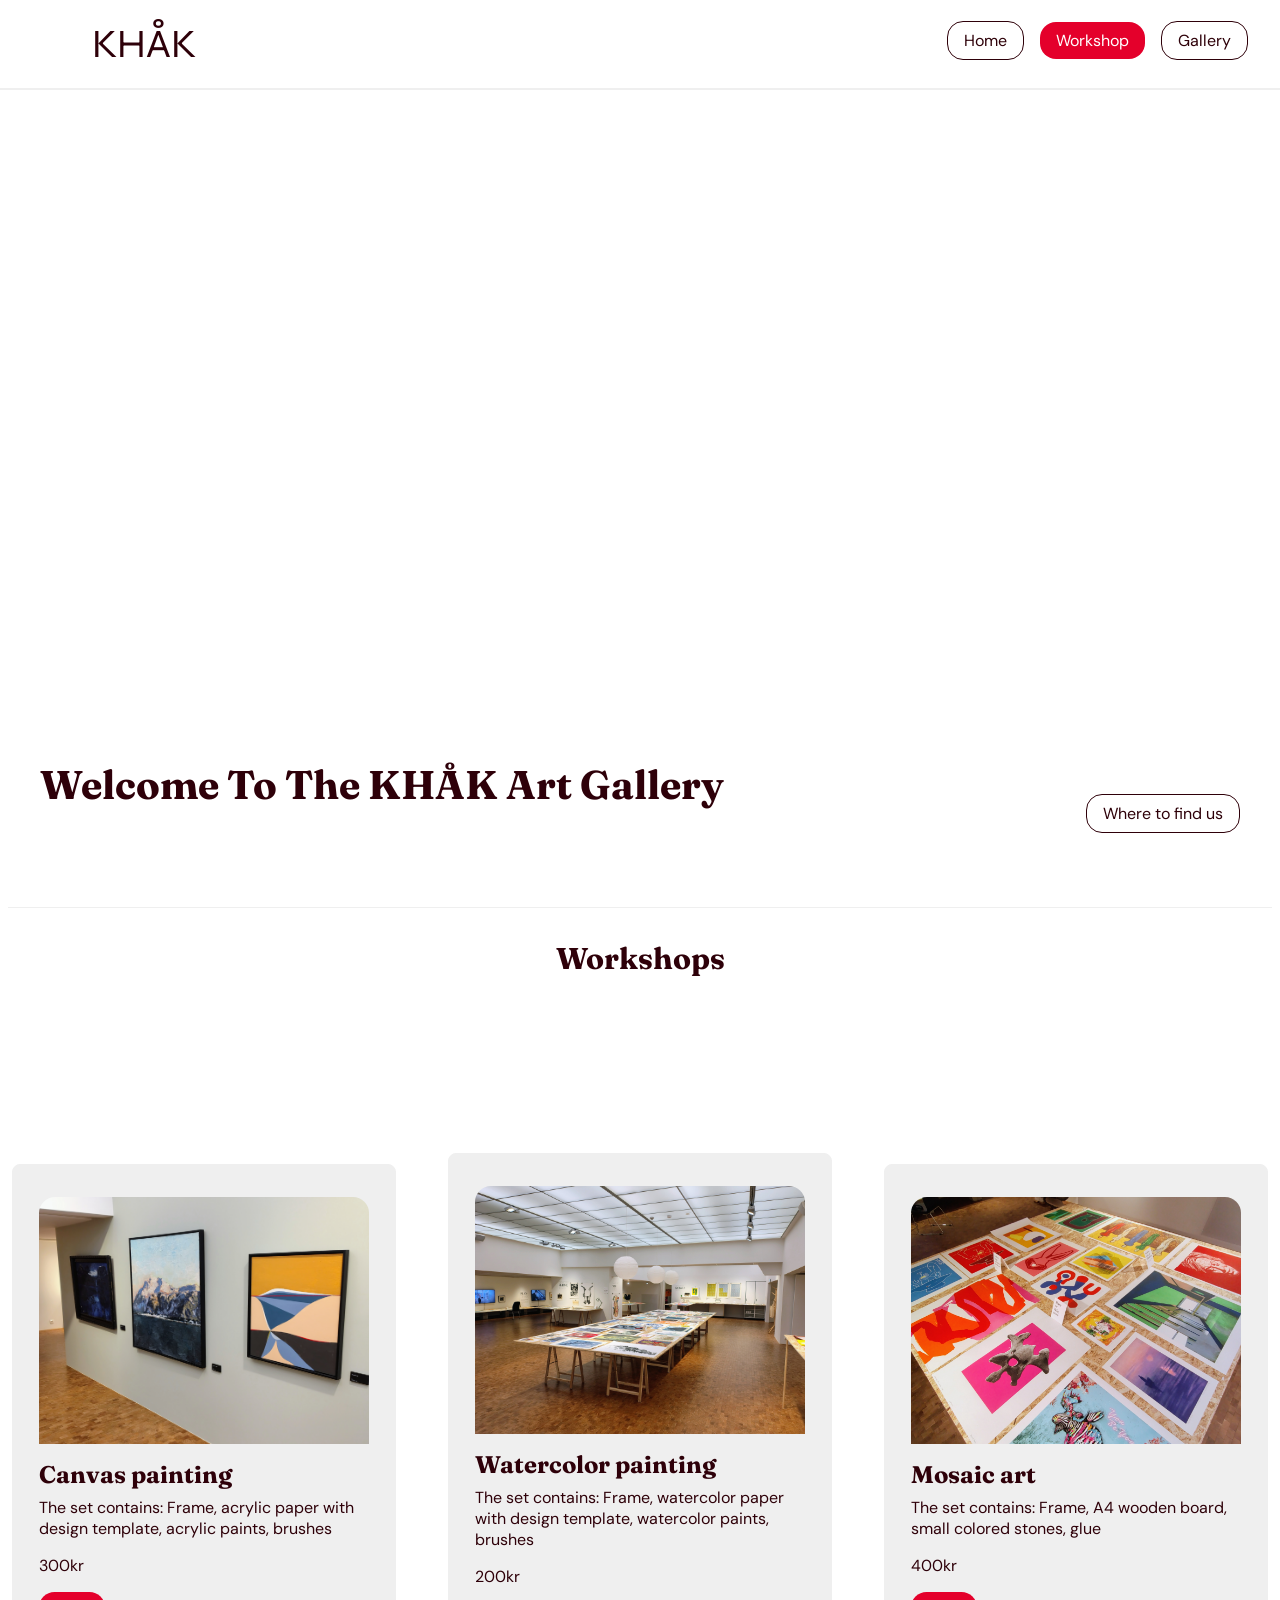
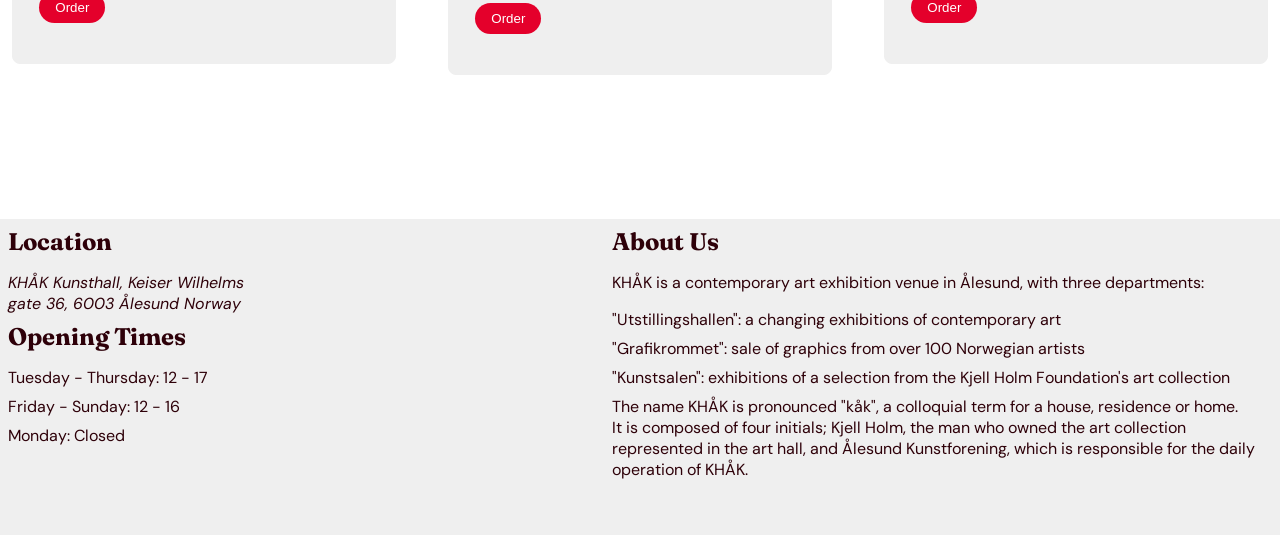
<file: index.html>
<!doctype html>
<html lang="en">
  <head>
    <meta charset="UTF-8" />
    <meta name="viewport" content="width=device-width, initial-scale=1.0" />
    <link rel="stylesheet" href="style.css" />
    <link rel="shortcut icon" href="favicon.ico" type="image/x-icon" />
    <link rel="preconnect" href="https://fonts.googleapis.com" />
    <link rel="preconnect" href="https://fonts.gstatic.com" crossorigin />
    <link
      href="https://fonts.googleapis.com/css2?family=Syne:wght@800&family=Fraunces:opsz,wght@9..144,400..700&family=DM+Sans:wght@400;500&display=swap"
      rel="stylesheet"
    />
    <meta
      name="description"
      content="Welcome to the KHÅK art gallery in Ålesund, where we feature and sell a vast collection of various paintings from brand new and going back at least two centuries."
    />
    <title>KHÅK</title>
  </head>
  <body>
    <!--  -->
    <!-- HEADER -->
    <!--  -->
    <header>
      <!-- Logo -->
      <div id="logo">KHÅK</div>
      <!-- nav buttons -->
      <nav class="btn-box">
        <a href="#logo">Home</a>
        <a href="#workshop-h2" class="red-btn">Workshop</a>
        <a href="gallery.html">Gallery</a>
      </nav>
    </header>
    <!--  -->
    <!-- MAIN -->
    <!--  -->
    <main>
      <!-- hero video -->
      <section id="hero">
        <video
          src="media/hero-video-cinema.mp4"
          id="hero-video"
          autoplay
          loop
        ></video>
      </section>
      <section class="container herotext">
        <h1>Welcome To The KHÅK Art Gallery</h1>
        <div class="btn-box">
          <a href="#location">Where to find us</a>
        </div>
      </section>

      <!-- workshop title -->
      <section>
        <h2 id="workshop-h2">Workshops</h2>
      </section>

      <!-- workshop cards -->
      <section class="card-section">
        <!-- canvas workshop card -->
        <article class="card">
          <img
            src="media/canvas.jpg"
            alt="canvas painting hanging on wall"
            class="card-img"
          />
          <div class="card-text">
            <h2>Canvas painting</h2>
            <p>
              The set contains: Frame, acrylic paper with design template,
              acrylic paints, brushes
            </p>
            <p>300kr</p>
            <button popovertarget="workshop-order" class="red-btn">
              Order
            </button>
          </div>
        </article>
        <!-- watercolor workshop card -->
        <article class="card">
          <img
            src="media/workshop.jpg"
            alt="watercolor painting wideshot in large open room"
            class="card-img"
          />
          <div class="card-text">
            <h2>Watercolor painting</h2>
            <p>
              The set contains: Frame, watercolor paper with design template,
              watercolor paints, brushes
            </p>
            <p>200kr</p>
            <button popovertarget="workshop-order" class="red-btn">
              Order
            </button>
          </div>
        </article>
        <!-- mosaic workshop card -->
        <article class="card">
          <img
            src="media/mosaic.jpg"
            alt="mosiac painting on a table"
            class="card-img"
          />
          <div class="card-text">
            <h2>Mosaic art</h2>
            <p>
              The set contains: Frame, A4 wooden board, small colored stones,
              glue
            </p>
            <p>400kr</p>
            <button popovertarget="workshop-order" class="red-btn">
              Order
            </button>
          </div>
        </article>
      </section>

      <!-- Form popup -->
      <div id="workshop-order" class="popup" popover>
        <form class="order-form">
          <h2>Book a workshop spot</h2>

          <label for="name">Name</label>
          <input type="text" id="name" name="name" required />

          <label for="email">Email</label>
          <input type="email" id="email" name="email" required />

          <label for="date">Preferred date</label>
          <input type="date" id="date" name="date" required />

          <label for="participants">Number of participants</label>
          <input
            type="number"
            id="participants"
            name="participants"
            min="1"
            max="20"
            value="1"
            required
          />

          <div class="btn-box">
            <button
              type="button"
              popovertarget="workshop-order"
              popovertargetaction="hide"
            >
              Cancel
            </button>
            <button type="submit" class="submit red-btn">Submit</button>
          </div>
        </form>
      </div>
    </main>
    <!--  -->
    <!-- FOOTER -->
    <!--  -->
    <footer>
      <!-- location text -->
      <div id="location">
        <div class="text-box">
          <h2>Location</h2>
          <address>
            KHÅK Kunsthall, Keiser Wilhelms gate 36, 6003 Ålesund Norway
          </address>
          <!-- opening times text -->
          <h2>Opening Times</h2>
          <ul>
            <li>Tuesday - Thursday: 12 - 17</li>
            <li>Friday - Sunday: 12 - 16</li>
            <li>Monday: Closed</li>
          </ul>
        </div>
        <!-- Gmap embed -->
        <iframe
          src="https://www.google.com/maps/embed?pb=!1m18!1m12!1m3!1d1844.0550626883482!2d6.158312776910163!3d62.471470155669365!2m3!1f0!2f0!3f0!3m2!1i1024!2i768!4f13.1!3m3!1m2!1s0x4616da46ebdba9ef%3A0xe001803069246021!2sKH%C3%85K%20Kunsthall!5e0!3m2!1sen!2sno!4v1793701342855!5m2!1sen!2sno"
          width="300"
          height="300"
          style="border: 0"
          allowfullscreen=""
          loading="lazy"
          referrerpolicy="strict-origin-when-cross-origin"
        ></iframe>
      </div>
      <div id="about" class="text-box">
        <!-- About us text -->
        <h2>About Us</h2>
        <p>
          KHÅK is a contemporary art exhibition venue in Ålesund, with three
          departments:
        </p>
        <ol>
          <li>
            "Utstillingshallen": a changing exhibitions of contemporary art
          </li>
          <li>
            "Grafikrommet": sale of graphics from over 100 Norwegian artists
          </li>
          <li>
            "Kunstsalen": exhibitions of a selection from the Kjell Holm
            Foundation's art collection
          </li>
        </ol>
        <p>
          The name KHÅK is pronounced "kåk", a colloquial term for a house,
          residence or home. <br />
          It is composed of four initials; Kjell Holm, the man who owned the art
          collection represented in the art hall, and Ålesund Kunstforening,
          which is responsible for the daily operation of KHÅK.
        </p>
      </div>
    </footer>
  </body>
</html>
</file>
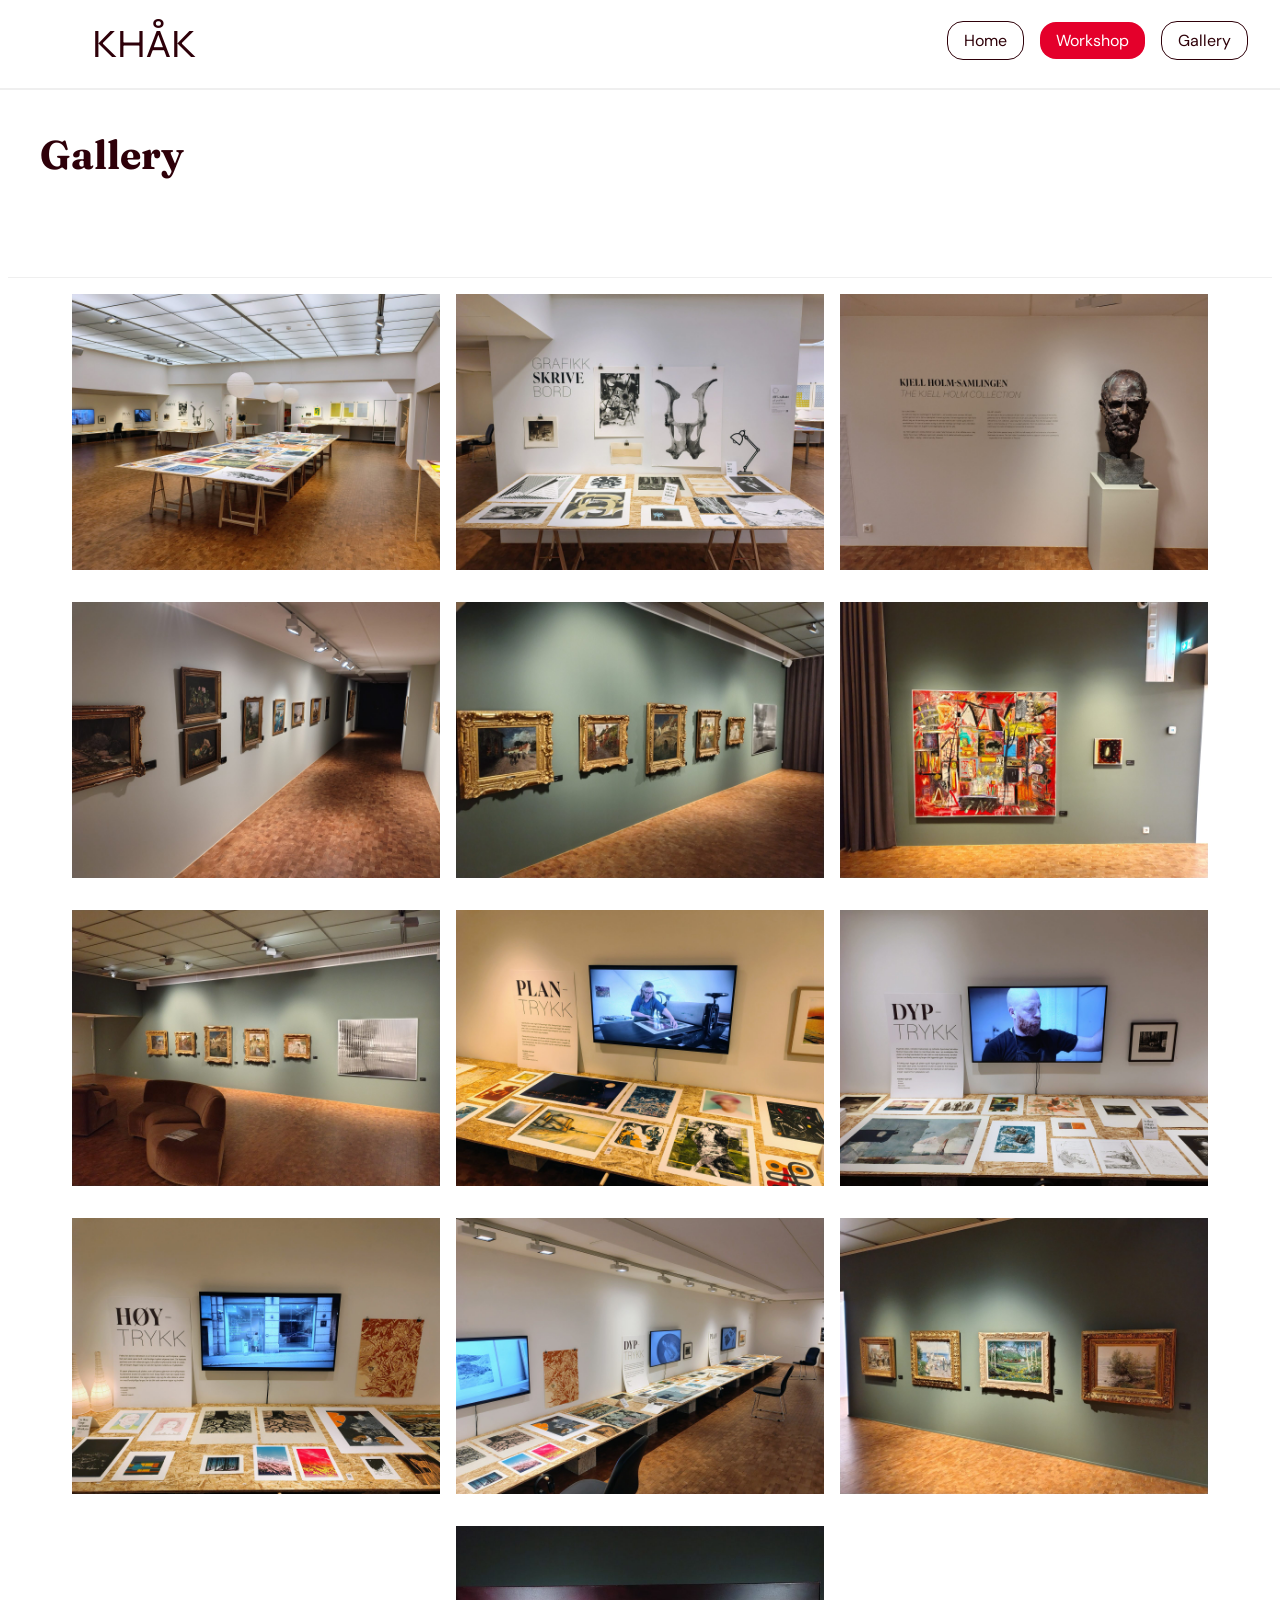
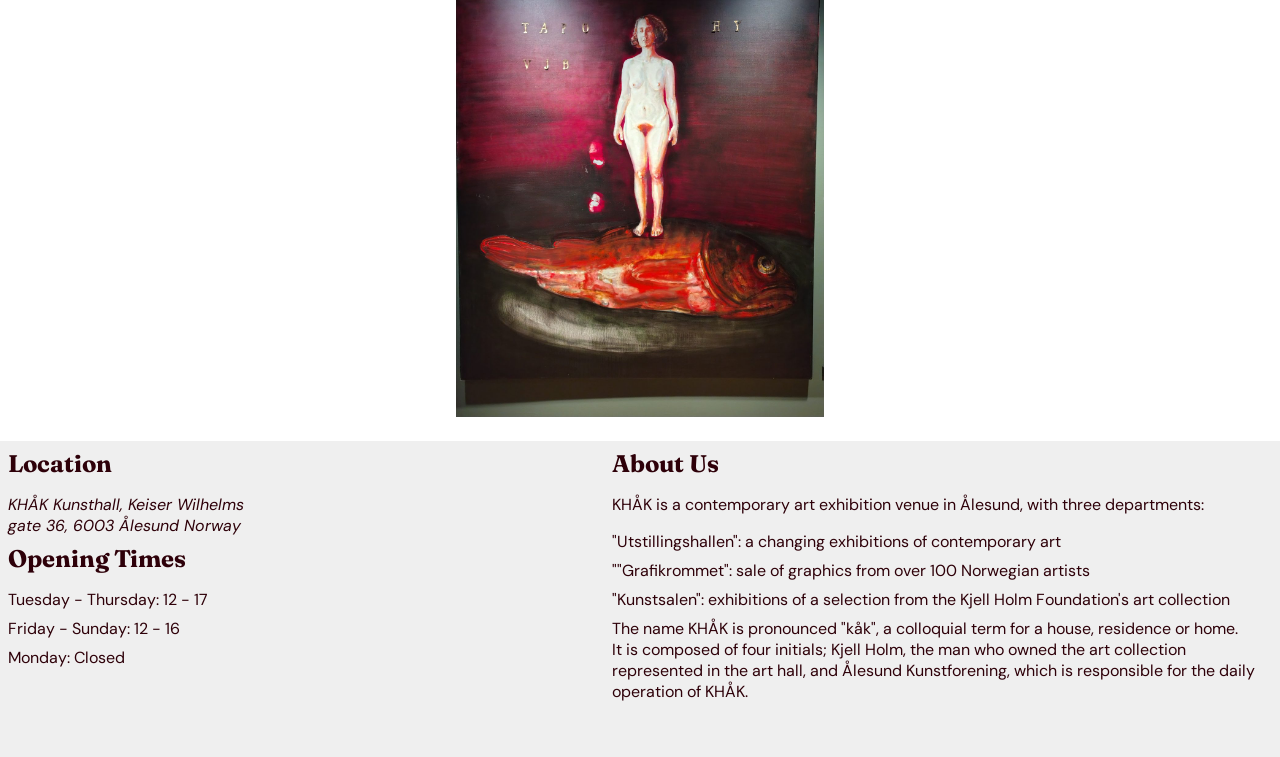
<file: gallery.html>
<!doctype html>
<html lang="en">
  <head>
    <meta charset="UTF-8" />
    <meta name="viewport" content="width=device-width, initial-scale=1.0" />
    <link rel="stylesheet" href="style.css" />
    <link rel="shortcut icon" href="favicon.ico" type="image/x-icon" />
    <link rel="preconnect" href="https://fonts.googleapis.com" />
    <link rel="preconnect" href="https://fonts.gstatic.com" crossorigin />
    <link
      href="https://fonts.googleapis.com/css2?family=Syne:wght@800&family=Fraunces:opsz,wght@9..144,400..700&family=DM+Sans:wght@400;500&display=swap"
      rel="stylesheet"
    />
    <meta
      name="description"
      content="The KHÅK gallery page where we show of some of our collection "
    />
    <title>KHÅK Gallery</title>
  </head>
  <body>
    <!--  -->
    <!-- HEADER -->
    <!--  -->
    <header>
      <!-- Logo -->
      <div id="logo">KHÅK</div>
      <!-- nav buttons -->
      <nav class="btn-box">
        <a href="index.html">Home</a>
        <a href="index.html#workshop-h2" class="red-btn">Workshop</a>
        <a href="gallery.html">Gallery</a>
      </nav>
    </header>
    <!--  -->
    <!-- MAIN -->
    <!--  -->
    <main>
      <section class="container herotext">
        <h1>Gallery</h1>
      </section>
      <section id="gallery-box">
        <img
          src="media/gallery-img/img-01-gallery-hall-print-table.jpg"
          alt="wideshot of gallery hall with a large table displaying paintings"
          class="gallery-img"
        />
        <img
          src="media/gallery-img/img-02-skrivebord-wall-table.jpg"
          alt="Art display featuring black-and-white graphic prints on a white wall and arranged on a wooden trestle table."
          class="gallery-img"
        />
        <img
          src="media/gallery-img/img-03-kjell-holm-bust.jpg"
          alt="A bronze bust portrait sculpture of Kjell Holm mounted on a pedestal in front of a white gallery wall."
          class="gallery-img"
        />
        <img
          src="media/gallery-img/img-04-corridor-framed-paintings.jpg"
          alt="A long gallery hallway with framed classical oil paintings hanging along a light wall under overhead track lighting."
          class="gallery-img"
        />
        <img
          src="media/gallery-img/img-05-green-wall-gold-frames.jpg"
          alt="A line of framed paintings in ornate gold frames displayed along a muted green gallery wall."
          class="gallery-img"
        />
        <img
          src="media/gallery-img/img-06-red-abstract-painting.jpg"
          alt="A large, colorful abstract painting with vibrant red tones hanging next to a smaller framed artwork on a grey gallery wall."
          class="gallery-img"
        />
        <img
          src="media/gallery-img/img-07-green-wall-armchair.jpg"
          alt="An art gallery room featuring a line of gilded-frame paintings and a modern print on a green wall, with brown seating in the foreground."
          class="gallery-img"
        />
        <img
          src="media/gallery-img/img-08-plantrykk-screen-table.jpg"
          alt="Exhibition table with printmaking artwork beneath a digital screen displaying a video titled Plan-trykk."
          class="gallery-img"
        />
        <img
          src="media/gallery-img/img-09-dyptrykk-screen-table.jpg"
          alt="Exhibition table with printmaking artwork beneath a digital screen displaying a video titled Dyp-trykk."
          class="gallery-img"
        />
        <img
          src="media/gallery-img/img-10-hoytrykk-screen-table.jpg"
          alt="Exhibition table with printmaking artwork beneath a digital screen displaying a video titled Høy-trykk."
          class="gallery-img"
        />
        <img
          src="media/gallery-img/img-11-dyptrykk-long-table.jpg"
          alt="Long gallery setup showing multiple printmaking display stations with screens, text panels, and artwork tables."
          class="gallery-img"
        />
        <img
          src="media/gallery-img/img-12-green-wall-four-frames.jpg"
          alt="Four framed landscape paintings in gold and ornate frames hanging in a row on a sage green gallery wall."
          class="gallery-img"
        />
        <img
          src="media/gallery-img/img-13-painting-woman-on-fish.jpg"
          alt="A painting of a standing nude figure atop a large red fish against a dark crimson background."
          class="gallery-img"
        />
      </section>
    </main>
    <!--  -->
    <!-- FOOTER -->
    <!--  -->
    <footer>
      <!-- location text -->
      <div id="location">
        <div class="text-box">
          <h2>Location</h2>
          <address>
            KHÅK Kunsthall, Keiser Wilhelms gate 36, 6003 Ålesund Norway
          </address>
          <!-- opening times text -->
          <h2>Opening Times</h2>
          <ul>
            <li>Tuesday - Thursday: 12 - 17</li>
            <li>Friday - Sunday: 12 - 16</li>
            <li>Monday: Closed</li>
          </ul>
        </div>
        <!-- Gmap embed -->
        <iframe
          src="https://www.google.com/maps/embed?pb=!1m18!1m12!1m3!1d1844.0550626883482!2d6.158312776910163!3d62.471470155669365!2m3!1f0!2f0!3f0!3m2!1i1024!2i768!4f13.1!3m3!1m2!1s0x4616da46ebdba9ef%3A0xe001803069246021!2sKH%C3%85K%20Kunsthall!5e0!3m2!1sen!2sno!4v1793701342855!5m2!1sen!2sno"
          width="300"
          height="300"
          style="border: 0"
          allowfullscreen=""
          loading="lazy"
          referrerpolicy="strict-origin-when-cross-origin"
        ></iframe>
      </div>
      <div id="about" class="text-box">
        <!-- About us text -->
        <h2>About Us</h2>
        <p>
          KHÅK is a contemporary art exhibition venue in Ålesund, with three
          departments:
        </p>
        <ol>
          <li>
            "Utstillingshallen": a changing exhibitions of contemporary art
          </li>
          <li>
            ""Grafikrommet": sale of graphics from over 100 Norwegian artists
          </li>
          <li>
            "Kunstsalen": exhibitions of a selection from the Kjell Holm
            Foundation's art collection
          </li>
        </ol>
        <p>
          The name KHÅK is pronounced "kåk", a colloquial term for a house,
          residence or home. <br />It is composed of four initials; Kjell Holm,
          the man who owned the art collection represented in the art hall, and
          Ålesund Kunstforening, which is responsible for the daily operation of
          KHÅK.
        </p>
      </div>
    </footer>
  </body>
</html>
</file>
<file: style.css>
/* css reset */
* {
  margin: 0;
  padding: 0;
  box-sizing: border-box;
  text-decoration: none;
  list-style: none;
}

/* css variables */
:root {
  /* colors */
  --primary-color: #e4002b;
  --secondary-color: #e93355;
  --accent-color: #ef6680;
  --dark-color: #2e0009;
  --off-white: #efefef;
  --white: #ffffff;

  /* spacing */
  --space-small: 0.5rem;
  --space-medium: 1rem;
  --space-large: 2rem;
  --space-xl: 2.5rem;
  --space-section: 3.75rem;

  /* font sizes */
  --text-small: 0.875rem;
  --text-base: 1rem;
  --text-medium: 1.25rem;
  --text-large: 1.875rem;
  --text-xl: 2.5rem;

  /* Font types */
  --font-logo: "Syne", sans-serif;
  --font-heading: "Fraunces", serif;
  --font-body: "DM Sans", sans-serif;

  /* other */
  --radius: 1rem;
  --radius-small: 0.5rem;
}

/* global Styling */

html {
  scroll-behavior: smooth;
}

body {
  display: flex;
  flex-direction: column;
  background-color: var(--white);
  font-family: var(--font-body);
  color: var(--dark-color);
}

img {
  width: 100%;
  height: auto;
  margin-bottom: var(--space-medium);
}
h1,
h2,
h3 {
  font-family: var(--font-heading);
  margin-bottom: var(--space-small);
}

h1 {
  margin: var(--space-large);
  font-size: var(--text-xl);
}
p {
  margin-bottom: var(--space-medium);
}
/* header styling */
header {
  background-color: var(--white);
  height: 10vh;
  width: 100vw;
  display: flex;
  justify-content: space-between;
  border-bottom: 2px var(--off-white) solid;
}
/* footer styling */
footer {
  max-height: 50vh;
  background-color: var(--off-white);
  color: var(--dark-color);
  display: flex;
  justify-content: space-between;
}

#workshop-h2 {
  display: flex;
  justify-content: center;
  align-items: center;
  margin: var(--space-large) var(--space-xl);
  font-size: var(--text-large);
}
/* logo styling */
#logo {
  margin: var(--space-medium);
  width: 20%;
  display: flex;
  justify-content: center;
  align-items: center;
  font-size: var(--text-xl);
  font-family: var(--font-logo);
}
/* hero styling */
#hero {
  display: flex;
  width: 100%;
  height: 70vh;
}

#hero-video {
  width: 100%;
  height: 100%;
  object-fit: cover;
  object-position: top;
}

.container {
  display: flex;
  justify-content: space-between;
  margin: var(--space-small);
}

.herotext {
  border-bottom: var(--off-white) 1px solid;
  height: 20vh;
}
/* button container styling */
.btn-box {
  display: flex;
  width: auto;
  justify-content: center;
  align-items: center;
  margin: var(--space-small) var(--space-large) var(--space-small)
    var(--space-small);
  gap: var(--space-medium);

  /* generic button and anchortag styling */
}
button {
  background-color: var(--white);
  border: 1px solid var(--dark-color);
  margin-bottom: var(--space-small);
  padding: var(--space-small) var(--space-medium);
  border-radius: var(--radius);
}
/* anchor tag styling */
a {
  background-color: var(--white);
  color: var(--dark-color);
  border: 1.5px solid var(--dark-color);
  margin-bottom: var(--space-small);
  padding: var(--space-small) var(--space-medium);
  border-radius: var(--radius);
}

/* button and anchortags hover/active effects */
button:hover {
  transform: scale(1.05);
}
button:active {
  scale: 0.95;
}

a:hover {
  transform: scale(1.05);
}
a:active {
  scale: 0.95;
}

/* red button styling */
.red-btn {
  background-color: var(--primary-color);
  color: var(--white);
  border: none;
}

/* workshop card Styling */
.card-section {
  height: 90vb;
  width: 100%;
  display: flex;
  justify-content: space-evenly;
  align-items: center;
  gap: var(--space-large);
}

.card {
  border: 1px solid var(--off-white);
  border-radius: var(--radius-small);
  background-color: var(--off-white);
  padding: var(--space-large) var(--space-small);
  margin: var(--space-large) var(--space-small);
  display: flex;
  justify-content: center;
  align-items: center;
  flex-direction: column;
  width: 30%;
}
/* workshop card image styling */
.card-img {
  display: flex;
  justify-content: center;
  align-items: center;
  border-radius: var(--radius) var(--radius) 0 0;
  width: 90%;
  object-fit: cover;
  object-position: center;
  aspect-ratio: 4/3;
}
/* workshop card text styling */
.card-text {
  width: 90%;
  display: flex;
  flex-direction: column;
  align-items: start;
}

/* popup form styling */
.popup {
  position: fixed;
  top: 50%;
  left: 50%;
  transform: translate(-50%, -50%);
  z-index: 1000;
  max-width: 90vw;
  max-height: 90vh;
  padding: var(--space-large);
  background: var(--off-white);
  border-radius: var(--radius-small);
  border: none;
  box-shadow: 0 10px 30px rgba(0, 0, 0, 0.3);
}
.popup::backdrop {
  backdrop-filter: blur(4px);
}
.order-form {
  display: flex;
  flex-direction: column;
  padding: var(--space-medium);
  color: var(--dark-color);
}
.order-form label {
  margin-bottom: var(--space-small);
}
.order-form input {
  margin-bottom: var(--space-medium);
}
#location {
  display: flex;
}

/* footer about section text styling */
#about {
  max-width: 60ch;
}
/* footer address section text styling */
address {
  max-width: 30ch;
}
/* text box styling */
.text-box {
  margin: var(--space-small);
}
.text-box h2 {
  margin-bottom: var(--space-medium);
}
.text-box li {
  margin-bottom: var(--space-small);
}
.text-box address {
  margin-bottom: var(--space-small);
}
/* Gmap styling */
iframe {
  border-radius: var(--radius-small);
  margin: var(--space-small);
}

/* gallery image styling */
#gallery-box {
  display: flex;
  flex-wrap: wrap;
  justify-content: center;
  align-items: center;
}

.gallery-img {
  max-width: 30%;
  padding: var(--space-small);
  border-radius: var(--radius-small);
}

/* gallery image and anchortags hover/active effects */

.gallery-img:hover {
  transform: scale(1.1);
}

.gallery-img:active {
  position: fixed;
  top: 50%;
  left: 50%;
  transform: translate(-50%, -50%) scale(2);
  z-index: 1000;
}
</file>
